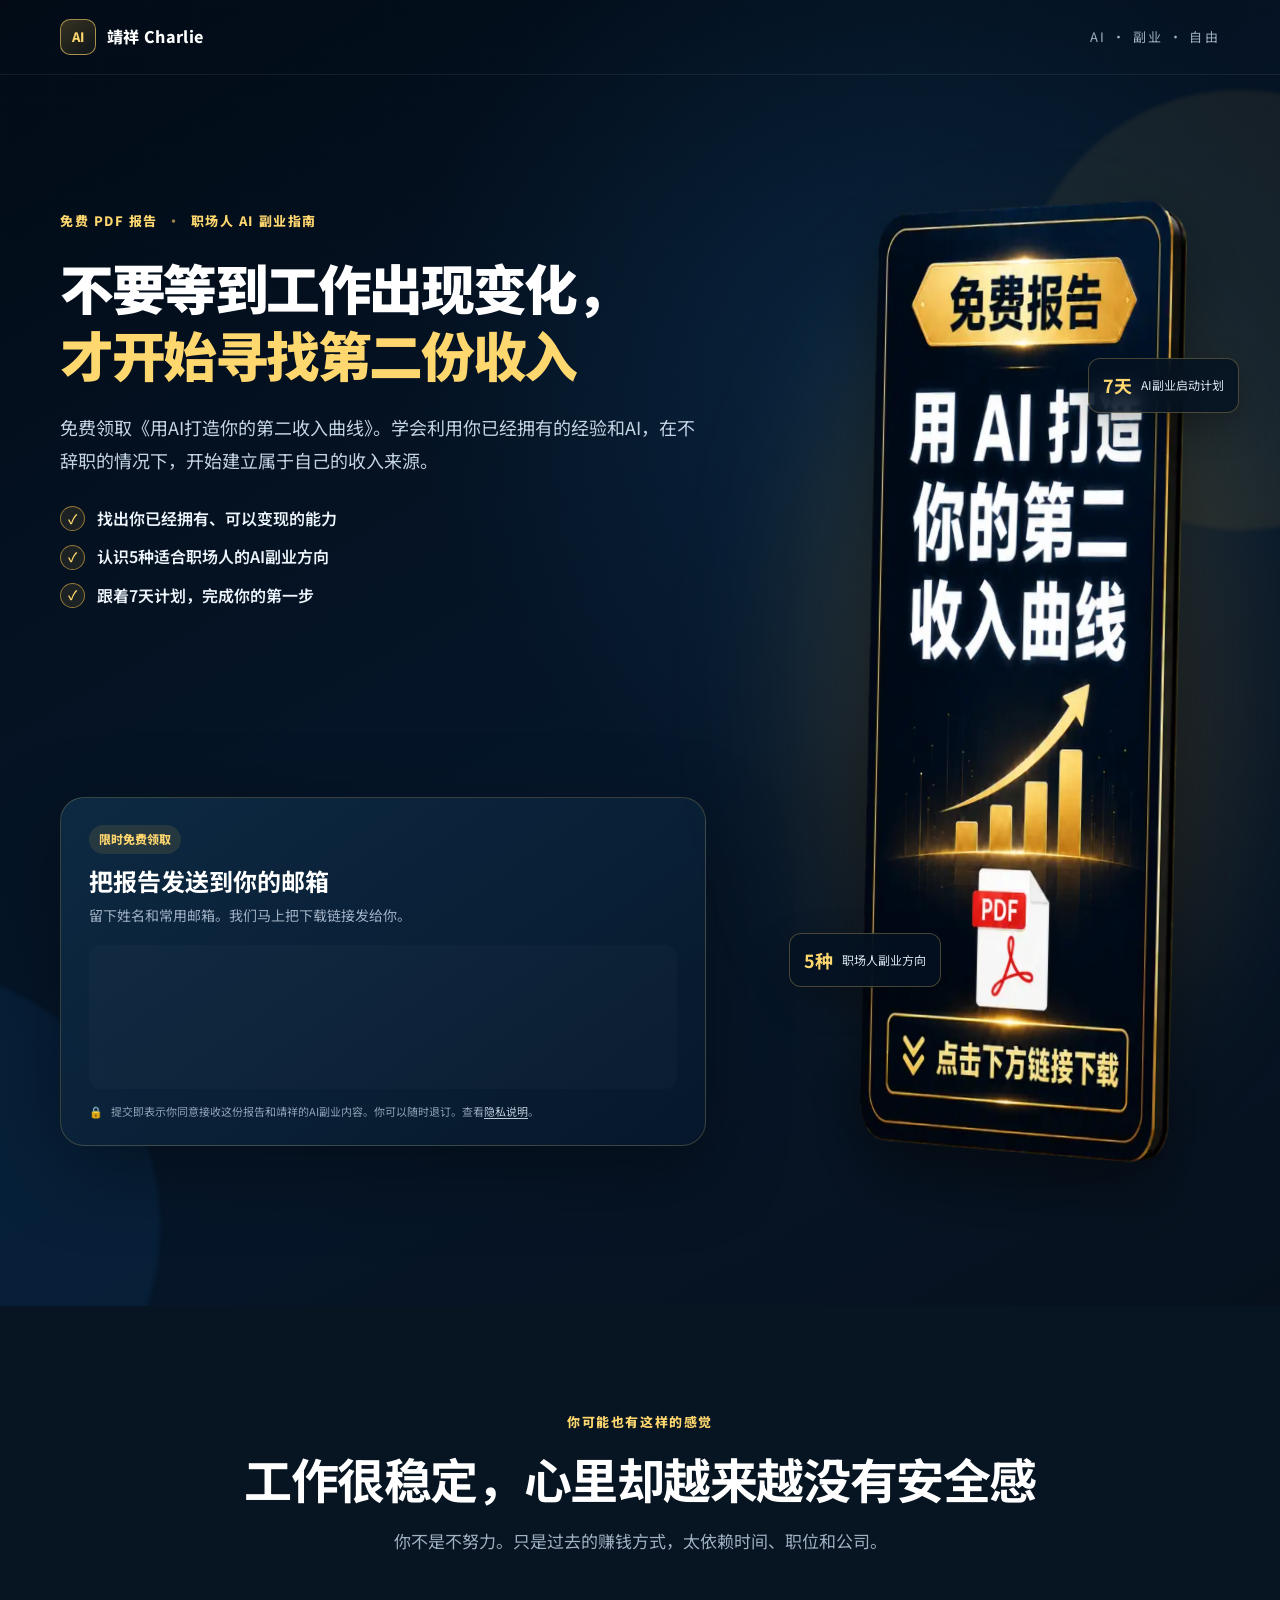
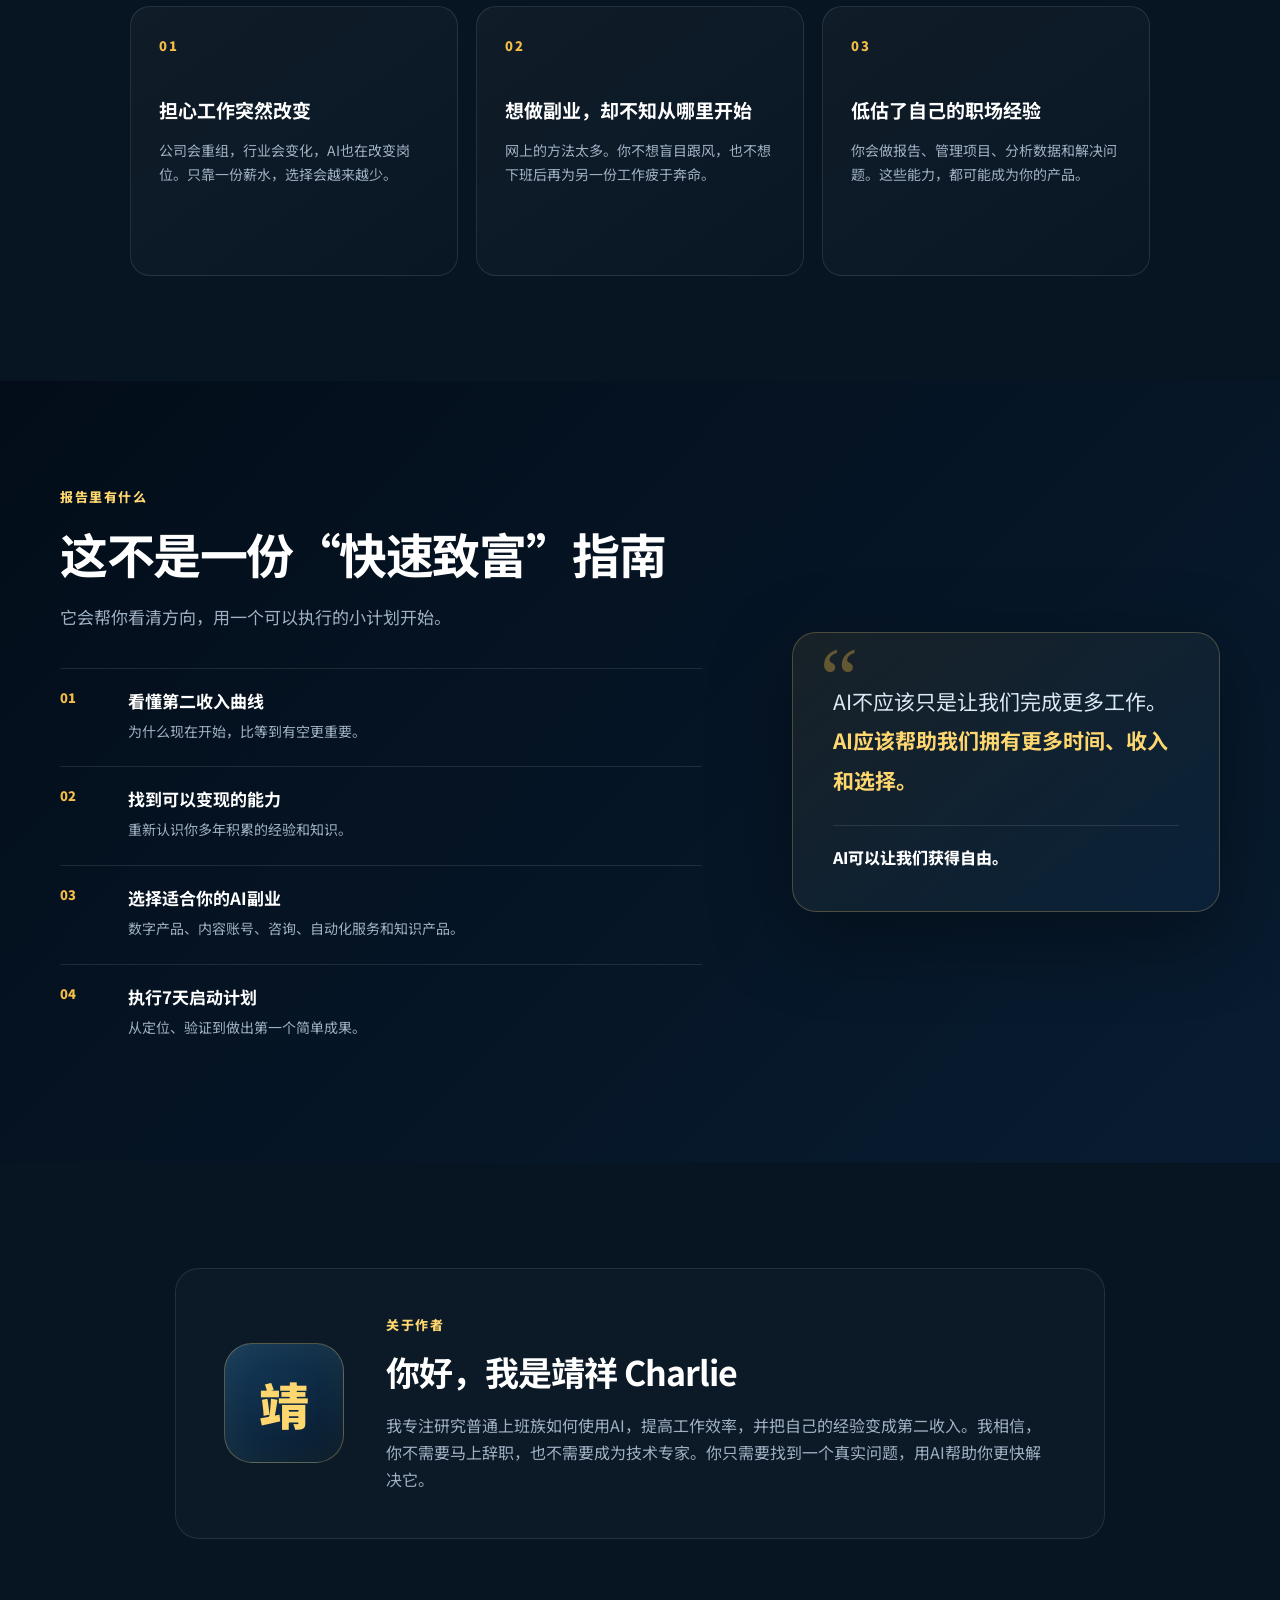
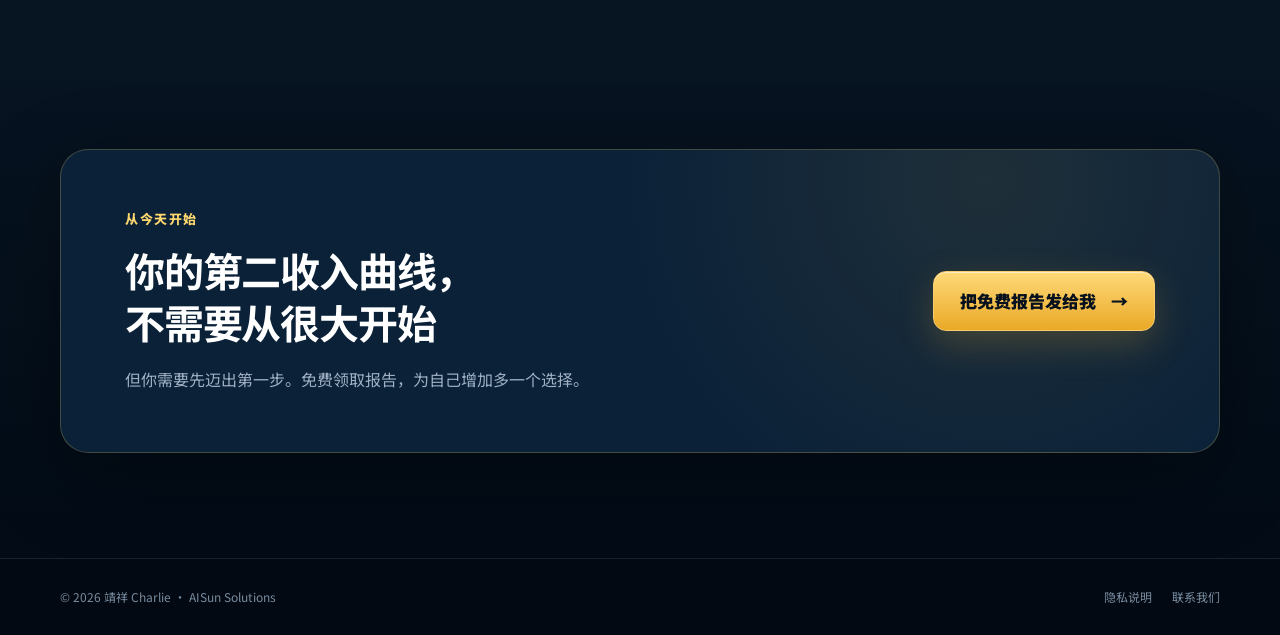
<file: index.html>
<!doctype html>
<html lang="zh-Hans">
<head>
  <meta charset="utf-8">
  <meta name="viewport" content="width=device-width, initial-scale=1">
  <meta name="description" content="免费领取《用AI打造你的第二收入曲线》，在不辞职的情况下，用AI开始建立属于自己的第二收入。">
  <meta name="theme-color" content="#06172b">
  <meta property="og:title" content="免费报告｜用AI打造你的第二收入曲线">
  <meta property="og:description" content="找出可以变现的能力，用7天开始你的AI副业。">
  <meta property="og:type" content="website">
  <meta property="og:image" content="images/ai-income-ebook.webp">
  <title>免费报告｜用AI打造你的第二收入曲线</title>
  <link rel="preconnect" href="https://fonts.googleapis.com">
  <link rel="preconnect" href="https://fonts.gstatic.com" crossorigin>
  <link href="https://fonts.googleapis.com/css2?family=Noto+Sans+SC:wght@400;500;600;700;800;900&display=swap" rel="stylesheet">
  <link rel="stylesheet" href="css/style.css">

  <!-- GetResponse Analytics -->
  <script type="text/javascript">
    (function(m, o, n, t, e, r, _){
      m['__GetResponseAnalyticsObject'] = e;
      m[e] = m[e] || function() {(m[e].q = m[e].q || []).push(arguments)};
      r = o.createElement(n);
      _ = o.getElementsByTagName(n)[0];
      r.async = 1;
      r.src = t;
      r.setAttribute('crossorigin', 'use-credentials');
      _.parentNode.insertBefore(r, _);
    })(window, document, 'script', 'https://an.gr-wcon.com/script/076c7575-9a80-4a80-9c21-93c9fa3b0724/ga.js', 'GrTracking');
  </script>
  <!-- End GetResponse Analytics -->
</head>
<body>
  <a class="skip-link" href="#signup">直接前往领取表格</a>

  <header class="topbar">
    <div class="container topbar-inner">
      <a class="brand" href="#top" aria-label="靖祥 Charlie 首页">
        <span class="brand-mark" aria-hidden="true">AI</span>
        <span>靖祥 Charlie</span>
      </a>
      <span class="topbar-note">AI · 副业 · 自由</span>
    </div>
  </header>

  <main id="top">
    <section class="hero">
      <div class="hero-glow hero-glow-one" aria-hidden="true"></div>
      <div class="hero-glow hero-glow-two" aria-hidden="true"></div>
      <div class="container hero-grid">
        <div class="hero-copy">
          <div class="eyebrow"><span>免费 PDF 报告</span><span class="eyebrow-dot">•</span><span>职场人 AI 副业指南</span></div>
          <h1>不要等到工作出现变化，<br><span>才开始寻找第二份收入</span></h1>
          <p class="hero-lead">免费领取《用AI打造你的第二收入曲线》。学会利用你已经拥有的经验和AI，在不辞职的情况下，开始建立属于自己的收入来源。</p>

          <ul class="hero-benefits" aria-label="报告重点">
            <li><span class="check">✓</span>找出你已经拥有、可以变现的能力</li>
            <li><span class="check">✓</span>认识5种适合职场人的AI副业方向</li>
            <li><span class="check">✓</span>跟着7天计划，完成你的第一步</li>
          </ul>

          <a class="button button-mobile" href="#signup">把免费报告发给我 <span aria-hidden="true">→</span></a>
          <div class="micro-proof"><span aria-hidden="true">🔒</span> 免费领取 · 无垃圾邮件 · 可随时退订</div>
        </div>

        <div class="hero-visual" aria-label="《用AI打造你的第二收入曲线》电子书封面">
          <div class="book-halo" aria-hidden="true"></div>
          <img src="images/ai-income-ebook.webp" alt="免费报告《用AI打造你的第二收入曲线》电子书封面" width="600" height="1066" fetchpriority="high">
          <div class="float-card float-card-top"><strong>7天</strong><span>AI副业启动计划</span></div>
          <div class="float-card float-card-bottom"><strong>5种</strong><span>职场人副业方向</span></div>
        </div>

        <aside class="signup-card" id="signup" aria-labelledby="signup-title">
          <div class="signup-badge">限时免费领取</div>
          <h2 id="signup-title">把报告发送到你的邮箱</h2>
          <p>留下姓名和常用邮箱。我们马上把下载链接发给你。</p>
          <div class="getresponse-wrap">
            <getresponse-form form-id="b6719ba5-b7a8-4c58-a644-3d1b4bf9ac11" e="1"></getresponse-form>
            <noscript>请启用浏览器 JavaScript，才能显示领取表格。</noscript>
          </div>
          <div class="privacy-note">
            <span aria-hidden="true">🔒</span>
            <span>提交即表示你同意接收这份报告和靖祥的AI副业内容。你可以随时退订。查看<a href="privacy.html">隐私说明</a>。</span>
          </div>
        </aside>
      </div>
    </section>

    <section class="problem section">
      <div class="container narrow center">
        <div class="section-label">你可能也有这样的感觉</div>
        <h2>工作很稳定，心里却越来越没有安全感</h2>
        <p class="section-intro">你不是不努力。只是过去的赚钱方式，太依赖时间、职位和公司。</p>
        <div class="problem-grid">
          <article class="problem-card">
            <span class="card-number">01</span>
            <h3>担心工作突然改变</h3>
            <p>公司会重组，行业会变化，AI也在改变岗位。只靠一份薪水，选择会越来越少。</p>
          </article>
          <article class="problem-card">
            <span class="card-number">02</span>
            <h3>想做副业，却不知从哪里开始</h3>
            <p>网上的方法太多。你不想盲目跟风，也不想下班后再为另一份工作疲于奔命。</p>
          </article>
          <article class="problem-card">
            <span class="card-number">03</span>
            <h3>低估了自己的职场经验</h3>
            <p>你会做报告、管理项目、分析数据和解决问题。这些能力，都可能成为你的产品。</p>
          </article>
        </div>
      </div>
    </section>

    <section class="inside section">
      <div class="container inside-grid">
        <div class="inside-copy">
          <div class="section-label">报告里有什么</div>
          <h2>这不是一份“快速致富”指南</h2>
          <p class="section-intro">它会帮你看清方向，用一个可以执行的小计划开始。</p>
          <div class="chapter-list">
            <div class="chapter"><span>01</span><div><h3>看懂第二收入曲线</h3><p>为什么现在开始，比等到有空更重要。</p></div></div>
            <div class="chapter"><span>02</span><div><h3>找到可以变现的能力</h3><p>重新认识你多年积累的经验和知识。</p></div></div>
            <div class="chapter"><span>03</span><div><h3>选择适合你的AI副业</h3><p>数字产品、内容账号、咨询、自动化服务和知识产品。</p></div></div>
            <div class="chapter"><span>04</span><div><h3>执行7天启动计划</h3><p>从定位、验证到做出第一个简单成果。</p></div></div>
          </div>
        </div>
        <div class="quote-card">
          <span class="quote-mark" aria-hidden="true">“</span>
          <blockquote>AI不应该只是让我们完成更多工作。<br><strong>AI应该帮助我们拥有更多时间、收入和选择。</strong></blockquote>
          <p>AI可以让我们获得自由。</p>
        </div>
      </div>
    </section>

    <section class="author section">
      <div class="container author-box">
        <div class="author-monogram" aria-hidden="true">靖</div>
        <div>
          <div class="section-label">关于作者</div>
          <h2>你好，我是靖祥 Charlie</h2>
          <p>我专注研究普通上班族如何使用AI，提高工作效率，并把自己的经验变成第二收入。我相信，你不需要马上辞职，也不需要成为技术专家。你只需要找到一个真实问题，用AI帮助你更快解决它。</p>
        </div>
      </div>
    </section>

    <section class="final-cta section">
      <div class="container final-card">
        <div>
          <div class="section-label">从今天开始</div>
          <h2>你的第二收入曲线，<br>不需要从很大开始</h2>
          <p>但你需要先迈出第一步。免费领取报告，为自己增加多一个选择。</p>
        </div>
        <a class="button" href="#signup">把免费报告发给我 <span aria-hidden="true">→</span></a>
      </div>
    </section>
  </main>

  <footer>
    <div class="container footer-inner">
      <p>© <span id="year">2026</span> 靖祥 Charlie · AISun Solutions</p>
      <div><a href="privacy.html">隐私说明</a><a href="mailto:info@aisunsolutions.com">联系我们</a></div>
    </div>
  </footer>
  <script src="js/main.js"></script>
</body>
</html>
</file>
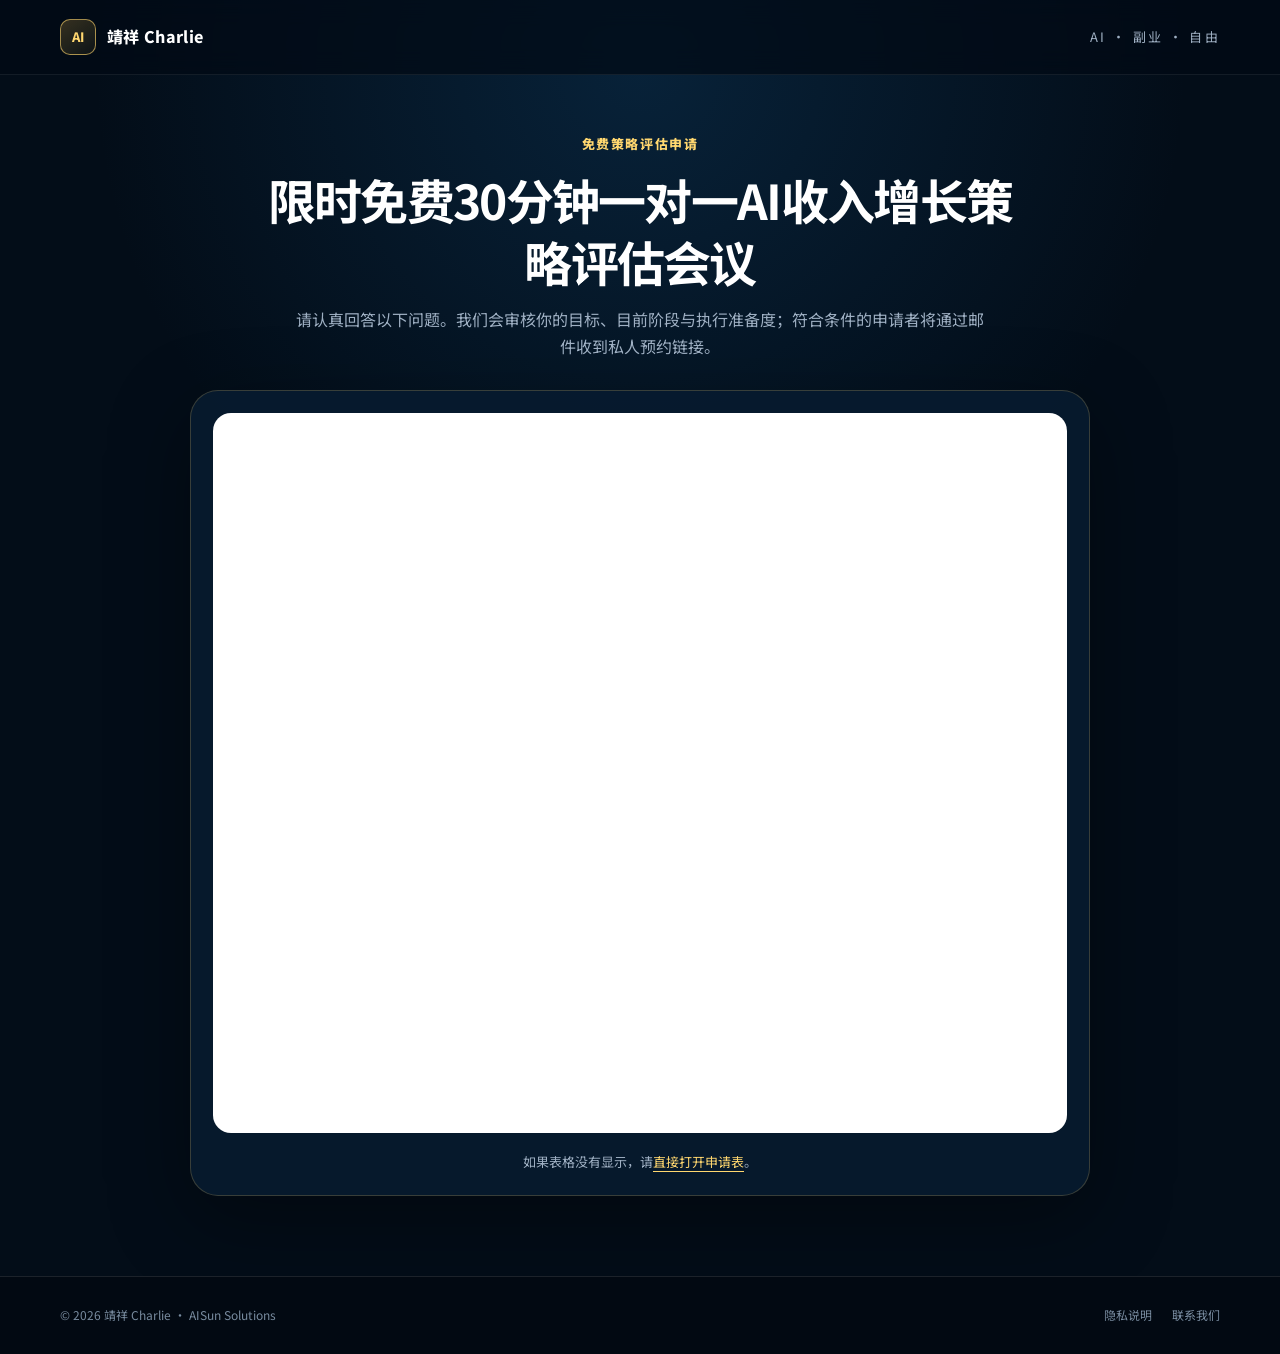
<file: 30mins-strategy.html>
<!doctype html>
<html lang="zh-Hans">
<head>
  <meta charset="utf-8">
  <meta name="viewport" content="width=device-width, initial-scale=1">
  <meta name="description" content="申请免费一对一AI收入增长策略评估，帮助你明确适合自己的AI第二收入方向。">
  <meta name="theme-color" content="#06172b">
  <meta property="og:title" content="申请免费一对一AI收入增长策略评估｜靖祥 Charlie">
  <meta property="og:description" content="完成申请后，我们会审核你的目标、阶段与执行准备度。符合条件的申请者将收到私人预约链接。">
  <meta property="og:type" content="website">
  <title>限时免费30分钟一对一AI收入增长策略评估会议｜靖祥 Charlie</title>
  <link rel="preconnect" href="https://fonts.googleapis.com">
  <link rel="preconnect" href="https://fonts.gstatic.com" crossorigin>
  <link rel="preconnect" href="https://tally.so">
  <link href="https://fonts.googleapis.com/css2?family=Noto+Sans+SC:wght@400;500;600;700;800;900&display=swap" rel="stylesheet">
  <link rel="stylesheet" href="css/style.css">
  <style>
    .application-page {
      min-height: 100vh;
      background: radial-gradient(circle at 50% 5%, rgba(17,78,126,.32), transparent 38%), #030d18;
    }
    .application-page .topbar {
      position: relative;
      background: rgba(2,11,22,.72);
      backdrop-filter: blur(12px);
    }
    .application-main { padding: 58px 0 80px; }
    .application-intro {
      width: min(780px, 100%);
      margin: 0 auto 30px;
      text-align: center;
    }
    .application-intro .section-label { justify-content: center; }
    .application-intro h1 {
      margin: 12px 0 14px;
      color: #fff;
      font-size: clamp(32px, 5vw, 48px);
      line-height: 1.28;
      letter-spacing: -.035em;
    }
    .application-intro p {
      max-width: 690px;
      margin: 0 auto;
      color: var(--muted);
      font-size: 16px;
    }
    .application-form-card {
      width: min(900px, 100%);
      min-height: 760px;
      margin: 0 auto;
      padding: 22px;
      border: 1px solid rgba(255,215,111,.2);
      border-radius: 28px;
      background: rgba(7,27,47,.92);
      box-shadow: var(--shadow);
    }
    .tally-frame {
      display: block;
      width: 100%;
      min-height: 720px;
      border: 0;
      border-radius: 18px;
      background: #fff;
    }
    .form-fallback {
      margin: 18px 0 0;
      color: var(--muted);
      font-size: 13px;
      text-align: center;
    }
    .form-fallback a { color: var(--gold-400); text-underline-offset: 4px; }
    @media (max-width: 700px) {
      .application-main { padding: 38px 0 58px; }
      .application-intro { margin-bottom: 22px; }
      .application-intro h1 { font-size: 32px; }
      .application-form-card { min-height: 690px; padding: 8px; border-radius: 20px; }
      .tally-frame { min-height: 670px; border-radius: 14px; }
    }
  </style>
</head>
<body class="application-page">
  <header class="topbar">
    <div class="container topbar-inner">
      <a class="brand" href="/" aria-label="返回靖祥 Charlie 首页">
        <span class="brand-mark" aria-hidden="true">AI</span>
        <span>靖祥 Charlie</span>
      </a>
      <span class="topbar-note">AI · 副业 · 自由</span>
    </div>
  </header>

  <main class="application-main">
    <div class="container">
      <section class="application-intro" aria-labelledby="application-title">
        <div class="section-label">免费策略评估申请</div>
        <h1 id="application-title">限时免费30分钟一对一AI收入增长策略评估会议</h1>
        <p>请认真回答以下问题。我们会审核你的目标、目前阶段与执行准备度；符合条件的申请者将通过邮件收到私人预约链接。</p>
      </section>

      <section class="application-form-card" aria-label="一对一策略评估申请表">
        <iframe
          class="tally-frame"
          data-tally-src="https://tally.so/embed/81gzyo?alignLeft=1&amp;hideTitle=1&amp;transparentBackground=1&amp;dynamicHeight=1"
          loading="eager"
          width="100%"
          height="720"
          frameborder="0"
          marginheight="0"
          marginwidth="0"
          title="一对一AI收入增长策略评估申请表">
        </iframe>
        <p class="form-fallback">如果表格没有显示，请<a href="https://tally.so/r/81gzyo" target="_blank" rel="noopener noreferrer">直接打开申请表</a>。</p>
      </section>
    </div>
  </main>

  <footer>
    <div class="container footer-inner">
      <p>© <span id="year">2026</span> 靖祥 Charlie · AISun Solutions</p>
      <div>
        <a href="privacy.html">隐私说明</a>
        <a href="mailto:info@aisunsolutions.com">联系我们</a>
      </div>
    </div>
  </footer>

  <script>
    var d = document;
    var w = "https://tally.so/widgets/embed.js";
    var loadTally = function () {
      if (typeof Tally !== "undefined") {
        Tally.loadEmbeds();
      } else {
        d.querySelectorAll("iframe[data-tally-src]:not([src])").forEach(function (frame) {
          frame.src = frame.dataset.tallySrc;
        });
      }
    };

    if (typeof Tally !== "undefined") {
      loadTally();
    } else if (d.querySelector('script[src="' + w + '"]') === null) {
      var script = d.createElement("script");
      script.src = w;
      script.onload = loadTally;
      script.onerror = loadTally;
      d.body.appendChild(script);
    }

    document.getElementById("year").textContent = new Date().getFullYear();
  </script>
</body>
</html>
</file>
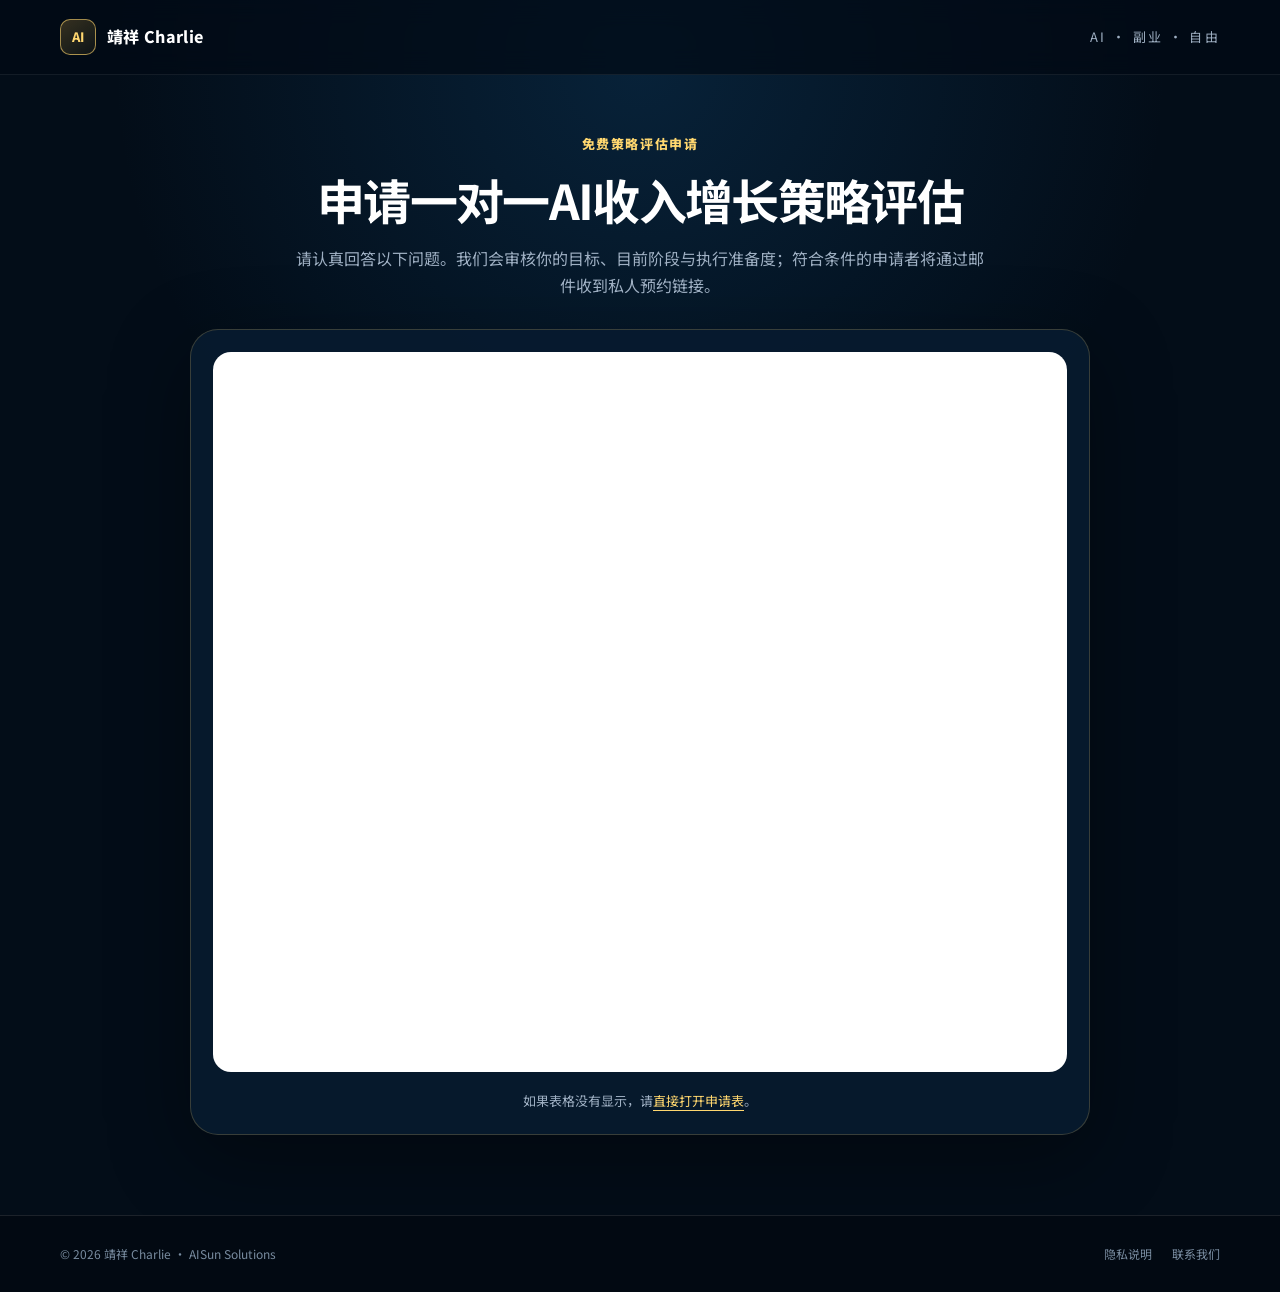
<file: apply.html>
<!doctype html>
<html lang="zh-Hans">
<head>
  <meta charset="utf-8">
  <meta name="viewport" content="width=device-width, initial-scale=1">
  <meta name="description" content="申请免费一对一AI收入增长策略评估，帮助你明确适合自己的AI第二收入方向。">
  <meta name="theme-color" content="#06172b">
  <meta property="og:title" content="申请一对一AI收入增长策略评估｜靖祥 Charlie">
  <meta property="og:description" content="完成申请后，我们会审核你的目标、阶段与执行准备度。符合条件的申请者将收到私人预约链接。">
  <meta property="og:type" content="website">
  <title>申请一对一AI收入增长策略评估｜靖祥 Charlie</title>
  <link rel="preconnect" href="https://fonts.googleapis.com">
  <link rel="preconnect" href="https://fonts.gstatic.com" crossorigin>
  <link rel="preconnect" href="https://tally.so">
  <link href="https://fonts.googleapis.com/css2?family=Noto+Sans+SC:wght@400;500;600;700;800;900&display=swap" rel="stylesheet">
  <link rel="stylesheet" href="css/style.css">
  <style>
    .application-page {
      min-height: 100vh;
      background: radial-gradient(circle at 50% 5%, rgba(17,78,126,.32), transparent 38%), #030d18;
    }
    .application-page .topbar {
      position: relative;
      background: rgba(2,11,22,.72);
      backdrop-filter: blur(12px);
    }
    .application-main { padding: 58px 0 80px; }
    .application-intro {
      width: min(780px, 100%);
      margin: 0 auto 30px;
      text-align: center;
    }
    .application-intro .section-label { justify-content: center; }
    .application-intro h1 {
      margin: 12px 0 14px;
      color: #fff;
      font-size: clamp(32px, 5vw, 48px);
      line-height: 1.28;
      letter-spacing: -.035em;
    }
    .application-intro p {
      max-width: 690px;
      margin: 0 auto;
      color: var(--muted);
      font-size: 16px;
    }
    .application-form-card {
      width: min(900px, 100%);
      min-height: 760px;
      margin: 0 auto;
      padding: 22px;
      border: 1px solid rgba(255,215,111,.2);
      border-radius: 28px;
      background: rgba(7,27,47,.92);
      box-shadow: var(--shadow);
    }
    .tally-frame {
      display: block;
      width: 100%;
      min-height: 720px;
      border: 0;
      border-radius: 18px;
      background: #fff;
    }
    .form-fallback {
      margin: 18px 0 0;
      color: var(--muted);
      font-size: 13px;
      text-align: center;
    }
    .form-fallback a { color: var(--gold-400); text-underline-offset: 4px; }
    @media (max-width: 700px) {
      .application-main { padding: 38px 0 58px; }
      .application-intro { margin-bottom: 22px; }
      .application-intro h1 { font-size: 32px; }
      .application-form-card { min-height: 690px; padding: 8px; border-radius: 20px; }
      .tally-frame { min-height: 670px; border-radius: 14px; }
    }
  </style>
</head>
<body class="application-page">
  <header class="topbar">
    <div class="container topbar-inner">
      <a class="brand" href="/" aria-label="返回靖祥 Charlie 首页">
        <span class="brand-mark" aria-hidden="true">AI</span>
        <span>靖祥 Charlie</span>
      </a>
      <span class="topbar-note">AI · 副业 · 自由</span>
    </div>
  </header>

  <main class="application-main">
    <div class="container">
      <section class="application-intro" aria-labelledby="application-title">
        <div class="section-label">免费策略评估申请</div>
        <h1 id="application-title">申请一对一AI收入增长策略评估</h1>
        <p>请认真回答以下问题。我们会审核你的目标、目前阶段与执行准备度；符合条件的申请者将通过邮件收到私人预约链接。</p>
      </section>

      <section class="application-form-card" aria-label="一对一策略评估申请表">
        <iframe
          class="tally-frame"
          data-tally-src="https://tally.so/embed/81gzyo?alignLeft=1&amp;hideTitle=1&amp;transparentBackground=1&amp;dynamicHeight=1"
          loading="eager"
          width="100%"
          height="720"
          frameborder="0"
          marginheight="0"
          marginwidth="0"
          title="一对一AI收入增长策略评估申请表">
        </iframe>
        <p class="form-fallback">如果表格没有显示，请<a href="https://tally.so/r/81gzyo" target="_blank" rel="noopener noreferrer">直接打开申请表</a>。</p>
      </section>
    </div>
  </main>

  <footer>
    <div class="container footer-inner">
      <p>© <span id="year">2026</span> 靖祥 Charlie · AISun Solutions</p>
      <div>
        <a href="privacy.html">隐私说明</a>
        <a href="mailto:info@aisunsolutions.com">联系我们</a>
      </div>
    </div>
  </footer>

  <script>
    var d = document;
    var w = "https://tally.so/widgets/embed.js";
    var loadTally = function () {
      if (typeof Tally !== "undefined") {
        Tally.loadEmbeds();
      } else {
        d.querySelectorAll("iframe[data-tally-src]:not([src])").forEach(function (frame) {
          frame.src = frame.dataset.tallySrc;
        });
      }
    };

    if (typeof Tally !== "undefined") {
      loadTally();
    } else if (d.querySelector('script[src="' + w + '"]') === null) {
      var script = d.createElement("script");
      script.src = w;
      script.onload = loadTally;
      script.onerror = loadTally;
      d.body.appendChild(script);
    }

    document.getElementById("year").textContent = new Date().getFullYear();
  </script>
</body>
</html>
</file>
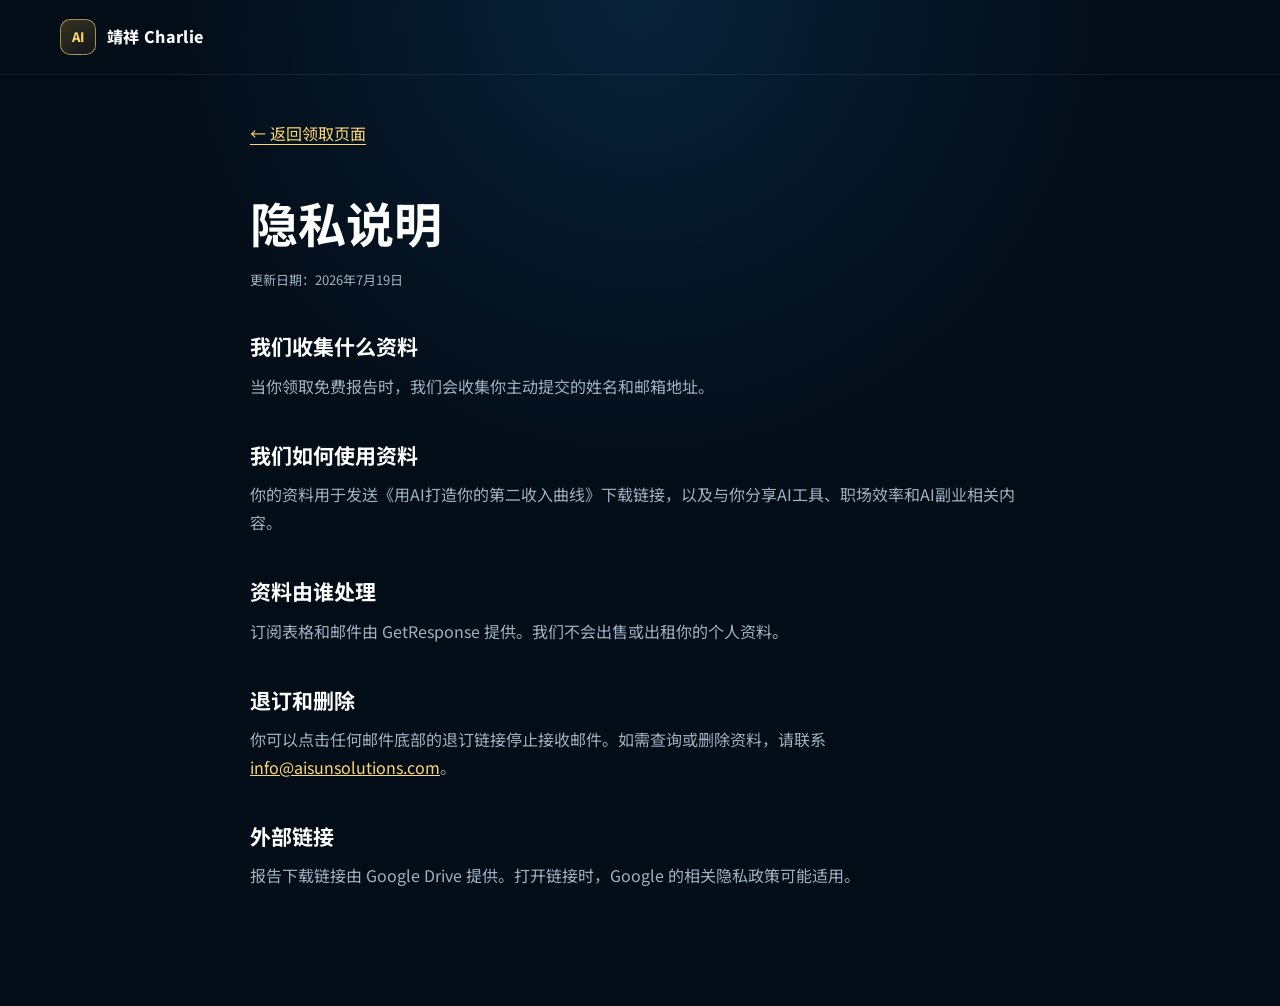
<file: privacy.html>
<!doctype html>
<html lang="zh-Hans">
<head>
  <meta charset="utf-8">
  <meta name="viewport" content="width=device-width, initial-scale=1">
  <meta name="theme-color" content="#06172b">
  <title>隐私说明｜靖祥 Charlie</title>
  <link rel="preconnect" href="https://fonts.googleapis.com">
  <link rel="preconnect" href="https://fonts.gstatic.com" crossorigin>
  <link href="https://fonts.googleapis.com/css2?family=Noto+Sans+SC:wght@400;500;600;700;800&display=swap" rel="stylesheet">
  <link rel="stylesheet" href="css/style.css">
</head>
<body class="legal-page">
  <header class="topbar"><div class="container topbar-inner"><a class="brand" href="index.html"><span class="brand-mark">AI</span><span>靖祥 Charlie</span></a></div></header>
  <main class="container legal-content">
    <a class="text-link" href="index.html">← 返回领取页面</a>
    <h1>隐私说明</h1>
    <p class="updated">更新日期：2026年7月19日</p>
    <h2>我们收集什么资料</h2>
    <p>当你领取免费报告时，我们会收集你主动提交的姓名和邮箱地址。</p>
    <h2>我们如何使用资料</h2>
    <p>你的资料用于发送《用AI打造你的第二收入曲线》下载链接，以及与你分享AI工具、职场效率和AI副业相关内容。</p>
    <h2>资料由谁处理</h2>
    <p>订阅表格和邮件由 GetResponse 提供。我们不会出售或出租你的个人资料。</p>
    <h2>退订和删除</h2>
    <p>你可以点击任何邮件底部的退订链接停止接收邮件。如需查询或删除资料，请联系 <a href="mailto:info@aisunsolutions.com">info@aisunsolutions.com</a>。</p>
    <h2>外部链接</h2>
    <p>报告下载链接由 Google Drive 提供。打开链接时，Google 的相关隐私政策可能适用。</p>
  </main>
</body>
</html>
</file>
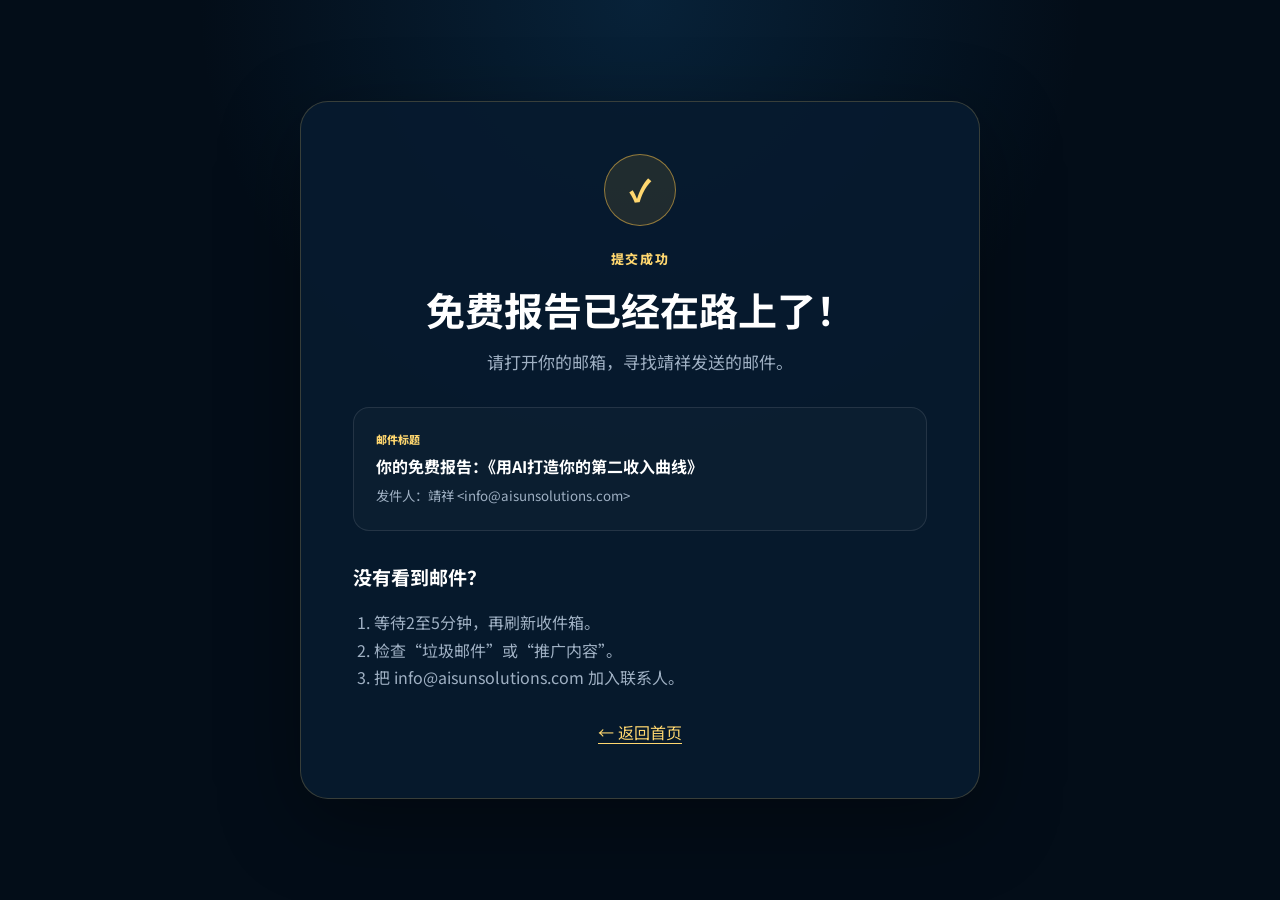
<file: thank-you.html>
<!doctype html>
<html lang="zh-Hans">
<head>
  <meta charset="utf-8">
  <meta name="viewport" content="width=device-width, initial-scale=1">
  <meta name="robots" content="noindex">
  <meta name="theme-color" content="#06172b">
  <title>报告已经在路上｜靖祥 Charlie</title>
  <link rel="preconnect" href="https://fonts.googleapis.com">
  <link rel="preconnect" href="https://fonts.gstatic.com" crossorigin>
  <link href="https://fonts.googleapis.com/css2?family=Noto+Sans+SC:wght@400;500;600;700;800;900&display=swap" rel="stylesheet">
  <link rel="stylesheet" href="css/style.css">
</head>
<body class="thank-you-page">
  <main class="thank-you-shell">
    <section class="thank-you-card">
      <div class="success-icon" aria-hidden="true">✓</div>
      <div class="section-label">提交成功</div>
      <h1>免费报告已经在路上了！</h1>
      <p class="thank-you-lead">请打开你的邮箱，寻找靖祥发送的邮件。</p>
      <div class="email-preview">
        <span>邮件标题</span>
        <strong>你的免费报告：《用AI打造你的第二收入曲线》</strong>
        <small>发件人：靖祥 &lt;info@aisunsolutions.com&gt;</small>
      </div>
      <div class="next-steps">
        <h2>没有看到邮件？</h2>
        <ol>
          <li>等待2至5分钟，再刷新收件箱。</li>
          <li>检查“垃圾邮件”或“推广内容”。</li>
          <li>把 info@aisunsolutions.com 加入联系人。</li>
        </ol>
      </div>
      <a class="text-link" href="index.html">← 返回首页</a>
    </section>
  </main>
</body>
</html>
</file>
<file: css/style.css>
:root {
  --navy-950:#020b16;
  --navy-900:#06172b;
  --navy-800:#0a2440;
  --navy-700:#11395c;
  --gold-500:#f4bd46;
  --gold-400:#ffd76f;
  --gold-200:#ffe7ab;
  --white:#fff;
  --text:#d9e5f2;
  --muted:#9fb0c3;
  --line:rgba(255,255,255,.1);
  --shadow:0 24px 80px rgba(0,0,0,.36);
  --radius:24px;
}

*{box-sizing:border-box}
html{scroll-behavior:smooth}
body{margin:0;background:var(--navy-950);color:var(--text);font-family:"Noto Sans SC","Microsoft YaHei",sans-serif;line-height:1.7;-webkit-font-smoothing:antialiased}
a{color:inherit}
img{display:block;max-width:100%}
.container{width:min(1160px,calc(100% - 40px));margin-inline:auto}
.narrow{width:min(1020px,100%)}
.center{text-align:center}
.skip-link{position:fixed;top:-100px;left:20px;z-index:99;background:var(--gold-500);color:var(--navy-950);padding:10px 16px;border-radius:8px;font-weight:800}.skip-link:focus{top:20px}

.topbar{position:absolute;z-index:10;top:0;left:0;width:100%;border-bottom:1px solid rgba(255,255,255,.07)}
.topbar-inner{height:74px;display:flex;align-items:center;justify-content:space-between}
.brand{display:flex;align-items:center;gap:11px;text-decoration:none;font-weight:800;color:#fff;letter-spacing:.02em}
.brand-mark{display:grid;place-items:center;width:36px;height:36px;border:1px solid rgba(255,215,111,.6);border-radius:10px;background:linear-gradient(145deg,rgba(244,189,70,.22),rgba(244,189,70,.05));color:var(--gold-400);font-size:13px}
.topbar-note{font-size:13px;color:var(--muted);letter-spacing:.18em}

.hero{position:relative;overflow:hidden;min-height:950px;padding:145px 0 95px;background:radial-gradient(circle at 68% 27%,rgba(19,79,126,.28),transparent 36%),linear-gradient(150deg,#020b16 0%,#06172b 58%,#07111e 100%)}
.hero:before{content:"";position:absolute;inset:0;opacity:.24;background-image:linear-gradient(rgba(255,255,255,.025) 1px,transparent 1px),linear-gradient(90deg,rgba(255,255,255,.025) 1px,transparent 1px);background-size:48px 48px;mask-image:linear-gradient(to bottom,#000,transparent 78%)}
.hero-glow{position:absolute;border-radius:50%;filter:blur(2px);pointer-events:none}
.hero-glow-one{width:440px;height:440px;right:-180px;top:90px;background:rgba(244,189,70,.07)}
.hero-glow-two{width:520px;height:520px;left:-360px;bottom:-180px;background:rgba(21,100,163,.12)}
.hero-grid{position:relative;display:grid;grid-template-columns:1.1fr .75fr;grid-template-areas:"copy visual" "form visual";gap:34px 74px;align-items:center}
.hero-copy{grid-area:copy;max-width:690px}
.eyebrow,.section-label{display:flex;align-items:center;gap:9px;color:var(--gold-400);font-size:13px;font-weight:800;letter-spacing:.12em;text-transform:uppercase}
.eyebrow-dot{opacity:.6}
h1,h2,h3,p{margin-top:0}
.hero h1{margin:22px 0 24px;color:#fff;font-size:clamp(40px,4.2vw,54px);line-height:1.23;letter-spacing:-.045em;font-weight:900}
.hero h1 span{color:var(--gold-400)}
.hero-lead{max-width:650px;margin-bottom:28px;color:#c4d3e2;font-size:18px;line-height:1.85}
.hero-benefits{display:grid;gap:11px;margin:0 0 24px;padding:0;list-style:none;color:#eef5fc;font-weight:600}
.hero-benefits li{display:flex;align-items:center;gap:12px}
.check{display:grid;place-items:center;width:25px;height:25px;flex:0 0 auto;border:1px solid rgba(244,189,70,.55);border-radius:50%;background:rgba(244,189,70,.1);color:var(--gold-400);font-size:13px}
.button{display:inline-flex;align-items:center;justify-content:center;gap:15px;min-height:58px;padding:15px 26px;border:1px solid #f7cc6a;border-radius:13px;background:linear-gradient(180deg,#ffd978,#e9a927);box-shadow:0 13px 36px rgba(237,174,45,.22),inset 0 1px 0 rgba(255,255,255,.55);color:#07111e;text-decoration:none;font-size:17px;font-weight:900;transition:transform .2s ease,box-shadow .2s ease}
.button:hover{transform:translateY(-2px);box-shadow:0 16px 40px rgba(237,174,45,.32),inset 0 1px 0 rgba(255,255,255,.55)}
.button-mobile{display:none}
.micro-proof{display:none;margin-top:14px;color:var(--muted);font-size:12px}

.hero-visual{grid-area:visual;position:relative;align-self:center;justify-self:end;width:min(100%,400px)}
.hero-visual img{position:relative;z-index:2;width:100%;filter:drop-shadow(0 30px 32px rgba(0,0,0,.45));transform:rotate(1.2deg)}
.book-halo{position:absolute;z-index:0;width:95%;height:70%;top:14%;left:4%;border-radius:50%;background:rgba(244,189,70,.18);filter:blur(80px)}
.float-card{position:absolute;z-index:3;display:flex;align-items:center;gap:9px;padding:11px 14px;border:1px solid rgba(255,215,111,.27);border-radius:12px;background:rgba(4,18,33,.82);box-shadow:0 13px 35px rgba(0,0,0,.26);backdrop-filter:blur(12px);white-space:nowrap}
.float-card strong{color:var(--gold-400);font-size:18px}.float-card span{color:#dce7f2;font-size:12px}
.float-card-top{top:20%;right:-19px}.float-card-bottom{bottom:21%;left:-31px}

.signup-card{grid-area:form;padding:26px 28px 24px;border:1px solid rgba(255,215,111,.2);border-radius:var(--radius);background:linear-gradient(145deg,rgba(14,43,69,.93),rgba(6,24,43,.97));box-shadow:var(--shadow)}
.signup-badge{display:inline-block;margin-bottom:11px;padding:4px 10px;border-radius:99px;background:rgba(244,189,70,.11);color:var(--gold-400);font-size:12px;font-weight:800}
.signup-card h2{margin-bottom:7px;color:#fff;font-size:24px;line-height:1.35}
.signup-card>p{margin-bottom:17px;color:var(--muted);font-size:14px}
.getresponse-wrap{min-height:144px;padding:4px;border-radius:12px;background:rgba(255,255,255,.02)}
.privacy-note{display:flex;align-items:flex-start;gap:8px;margin-top:14px;color:#8fa2b6;font-size:11px;line-height:1.6}
.privacy-note a{color:#bccbda;text-underline-offset:2px}

.section{padding:105px 0}
.section-label{justify-content:flex-start;margin-bottom:14px}
.center .section-label{justify-content:center}
.section h2{margin-bottom:18px;color:#fff;font-size:clamp(31px,4vw,48px);line-height:1.3;letter-spacing:-.03em}
.section-intro{color:var(--muted);font-size:17px}
.problem{background:#071421}
.problem-grid{display:grid;grid-template-columns:repeat(3,1fr);gap:18px;margin-top:50px;text-align:left}
.problem-card{min-height:270px;padding:28px;border:1px solid var(--line);border-radius:20px;background:linear-gradient(145deg,rgba(255,255,255,.038),rgba(255,255,255,.012));transition:border-color .2s ease,transform .2s ease}
.problem-card:hover{transform:translateY(-3px);border-color:rgba(244,189,70,.27)}
.card-number{display:block;margin-bottom:37px;color:var(--gold-500);font-size:13px;font-weight:900;letter-spacing:.12em}
.problem-card h3{margin-bottom:12px;color:#fff;font-size:19px}
.problem-card p{margin:0;color:var(--muted);font-size:14px}

.inside{background:linear-gradient(135deg,#030d19,#081c31)}
.inside-grid{display:grid;grid-template-columns:1.2fr .8fr;gap:90px;align-items:center}
.chapter-list{display:grid;gap:5px;margin-top:36px}
.chapter{display:grid;grid-template-columns:52px 1fr;gap:16px;padding:18px 0;border-top:1px solid var(--line)}
.chapter>span{color:var(--gold-500);font-size:13px;font-weight:900}
.chapter h3{margin-bottom:4px;color:#fff;font-size:17px}.chapter p{margin:0;color:var(--muted);font-size:14px}
.quote-card{position:relative;padding:49px 40px 40px;border:1px solid rgba(255,215,111,.24);border-radius:var(--radius);background:linear-gradient(145deg,rgba(244,189,70,.08),rgba(17,57,92,.25));box-shadow:var(--shadow)}
.quote-mark{position:absolute;top:3px;left:27px;color:rgba(244,189,70,.35);font-family:Georgia,serif;font-size:86px;line-height:1}
.quote-card blockquote{position:relative;margin:0 0 24px;color:#dce8f3;font-size:21px;line-height:1.9}
.quote-card strong{color:var(--gold-400)}
.quote-card p{margin:0;padding-top:18px;border-top:1px solid var(--line);color:#fff;font-weight:800}

.author{background:#071421}
.author-box{display:grid;grid-template-columns:120px 1fr;gap:42px;align-items:center;max-width:930px;padding:45px 48px;border:1px solid var(--line);border-radius:var(--radius);background:rgba(255,255,255,.025)}
.author-monogram{display:grid;place-items:center;width:120px;height:120px;border:1px solid rgba(255,215,111,.3);border-radius:28px;background:linear-gradient(145deg,#153c5d,#07192b);box-shadow:inset 0 0 35px rgba(244,189,70,.06);color:var(--gold-400);font-size:50px;font-weight:900}
.author-box h2{font-size:34px}.author-box p{margin:0;color:var(--muted)}

.final-cta{background:linear-gradient(180deg,#071421,#020b16)}
.final-card{display:flex;align-items:center;justify-content:space-between;gap:55px;padding:58px 64px;border:1px solid rgba(255,215,111,.22);border-radius:28px;background:radial-gradient(circle at 80% 10%,rgba(244,189,70,.09),transparent 38%),#0a2138;box-shadow:var(--shadow)}
.final-card h2{font-size:40px}.final-card p{max-width:650px;margin:0;color:var(--muted)}
.final-card .button{flex:0 0 auto}

footer{padding:28px 0;border-top:1px solid var(--line);background:#020912;color:#788b9f;font-size:12px}
.footer-inner{display:flex;align-items:center;justify-content:space-between;gap:20px}
.footer-inner p{margin:0}.footer-inner div{display:flex;gap:20px}.footer-inner a{text-decoration:none}.footer-inner a:hover{color:#fff}

.thank-you-page,.legal-page{min-height:100vh;background:radial-gradient(circle at 50% 0,rgba(17,78,126,.32),transparent 40%),#030d18}
.thank-you-shell{display:grid;place-items:center;min-height:100vh;padding:40px 20px}
.thank-you-card{width:min(680px,100%);padding:52px;border:1px solid rgba(255,215,111,.2);border-radius:28px;background:rgba(7,27,47,.92);box-shadow:var(--shadow);text-align:center}
.success-icon{display:grid;place-items:center;width:72px;height:72px;margin:0 auto 22px;border:1px solid rgba(244,189,70,.55);border-radius:50%;background:rgba(244,189,70,.11);color:var(--gold-400);font-size:30px;font-weight:900}
.thank-you-card .section-label{justify-content:center}.thank-you-card h1{margin-bottom:13px;color:#fff;font-size:39px;line-height:1.3}.thank-you-lead{color:var(--muted);font-size:17px}
.email-preview{display:grid;gap:5px;margin:30px 0;padding:22px;border:1px solid var(--line);border-radius:16px;background:rgba(255,255,255,.025);text-align:left}.email-preview span{color:var(--gold-400);font-size:11px;font-weight:800}.email-preview strong{color:#fff}.email-preview small{color:var(--muted)}
.next-steps{text-align:left}.next-steps h2{color:#fff;font-size:19px}.next-steps ol{margin-bottom:28px;padding-left:21px;color:var(--muted)}
.text-link{color:var(--gold-400);text-underline-offset:4px}
.legal-content{max-width:780px;padding-top:120px;padding-bottom:100px}.legal-content h1{margin:35px 0 5px;color:#fff;font-size:48px}.legal-content h2{margin:38px 0 8px;color:#fff;font-size:21px}.legal-content p{color:var(--muted)}.legal-content .updated{font-size:13px}.legal-content a{color:var(--gold-400)}

@media (max-width:960px){
  .hero{padding-top:125px}.hero-grid{grid-template-columns:1fr .62fr;grid-template-areas:"copy visual" "form form";gap:30px 34px}.hero h1{font-size:45px}.hero-visual{width:310px}.signup-card{max-width:720px}.inside-grid{gap:45px}.final-card{padding:46px 42px}
}

@media (max-width:700px){
  .container{width:min(calc(100% - 30px),1160px)}.topbar-inner{height:65px}.topbar-note{display:none}.hero{min-height:auto;padding:105px 0 70px}.hero-grid{display:flex;flex-direction:column;gap:25px}.hero-copy{text-align:center}.eyebrow{justify-content:center;flex-wrap:wrap}.hero h1{margin-top:17px;font-size:37px;line-height:1.3}.hero-lead{font-size:16px;line-height:1.75}.hero-benefits{width:max-content;max-width:100%;margin:0 auto 25px;text-align:left;font-size:14px}.button-mobile{display:inline-flex;width:100%}.micro-proof{display:block}.hero-visual{order:2;width:260px;margin:4px auto}.float-card{display:none}.signup-card{order:3;width:100%;padding:24px 19px;text-align:center}.signup-card h2{font-size:22px}.privacy-note{text-align:left}.section{padding:75px 0}.section h2{font-size:31px}.problem-grid{grid-template-columns:1fr;margin-top:35px}.problem-card{min-height:auto}.card-number{margin-bottom:22px}.inside-grid{grid-template-columns:1fr}.quote-card{padding:45px 26px 30px}.quote-card blockquote{font-size:18px}.author-box{grid-template-columns:1fr;padding:34px 25px;text-align:center}.author-monogram{width:94px;height:94px;margin:auto}.author-box .section-label{justify-content:center}.author-box h2{font-size:28px}.final-card{display:block;padding:39px 25px;text-align:center}.final-card .section-label{justify-content:center}.final-card h2{font-size:30px}.final-card .button{width:100%;margin-top:27px}.footer-inner{flex-direction:column}.thank-you-card{padding:39px 22px}.thank-you-card h1{font-size:31px}.legal-content h1{font-size:38px}
}

@media (prefers-reduced-motion:reduce){html{scroll-behavior:auto}.button,.problem-card{transition:none}}
</file>
